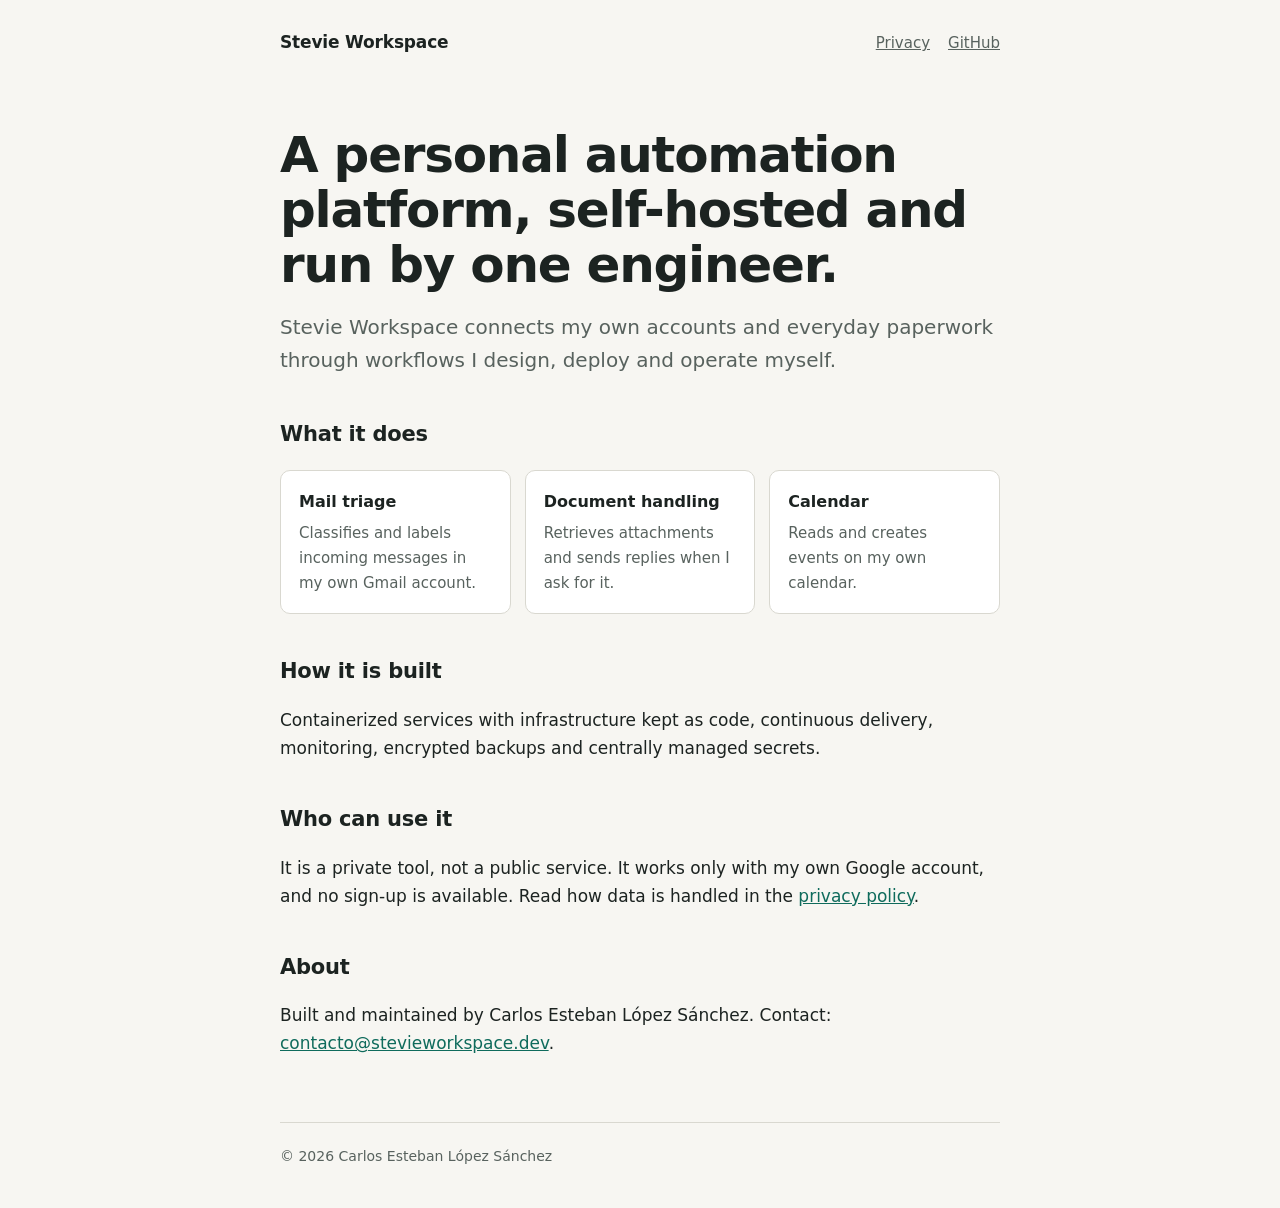
<file: index.html>
<!doctype html>
<html lang="en"><head><meta charset="utf-8"><meta name="viewport" content="width=device-width,initial-scale=1">
<title>Stevie Workspace</title>
<meta name="description" content="A self-hosted personal automation platform built and operated by Carlos Esteban López Sánchez.">
<link rel="stylesheet" href="/style.css"></head>
<body><div class="wrap">
<header><a class="brand" href="/">Stevie Workspace</a><nav><a href="/privacy/">Privacy</a><a href="https://github.com/CarlosLopez0506">GitHub</a></nav></header>
<main>
<h1>A personal automation platform, self-hosted and run by one engineer.</h1>
<p class="lead">Stevie Workspace connects my own accounts and everyday paperwork through workflows I design, deploy and operate myself.</p>
<h2>What it does</h2>
<div class="grid">
<div class="card"><h3>Mail triage</h3><p>Classifies and labels incoming messages in my own Gmail account.</p></div>
<div class="card"><h3>Document handling</h3><p>Retrieves attachments and sends replies when I ask for it.</p></div>
<div class="card"><h3>Calendar</h3><p>Reads and creates events on my own calendar.</p></div>
</div>
<h2>How it is built</h2>
<p>Containerized services with infrastructure kept as code, continuous delivery, monitoring, encrypted backups and centrally managed secrets.</p>
<h2>Who can use it</h2>
<p>It is a private tool, not a public service. It works only with my own Google account, and no sign-up is available. Read how data is handled in the <a href="/privacy/">privacy policy</a>.</p>
<h2>About</h2>
<p>Built and maintained by Carlos Esteban López Sánchez. Contact: <a href="mailto:contacto@stevieworkspace.dev">contacto@stevieworkspace.dev</a>.</p>
</main>
<footer>© 2026 Carlos Esteban López Sánchez</footer>
</div></body></html>
</file>
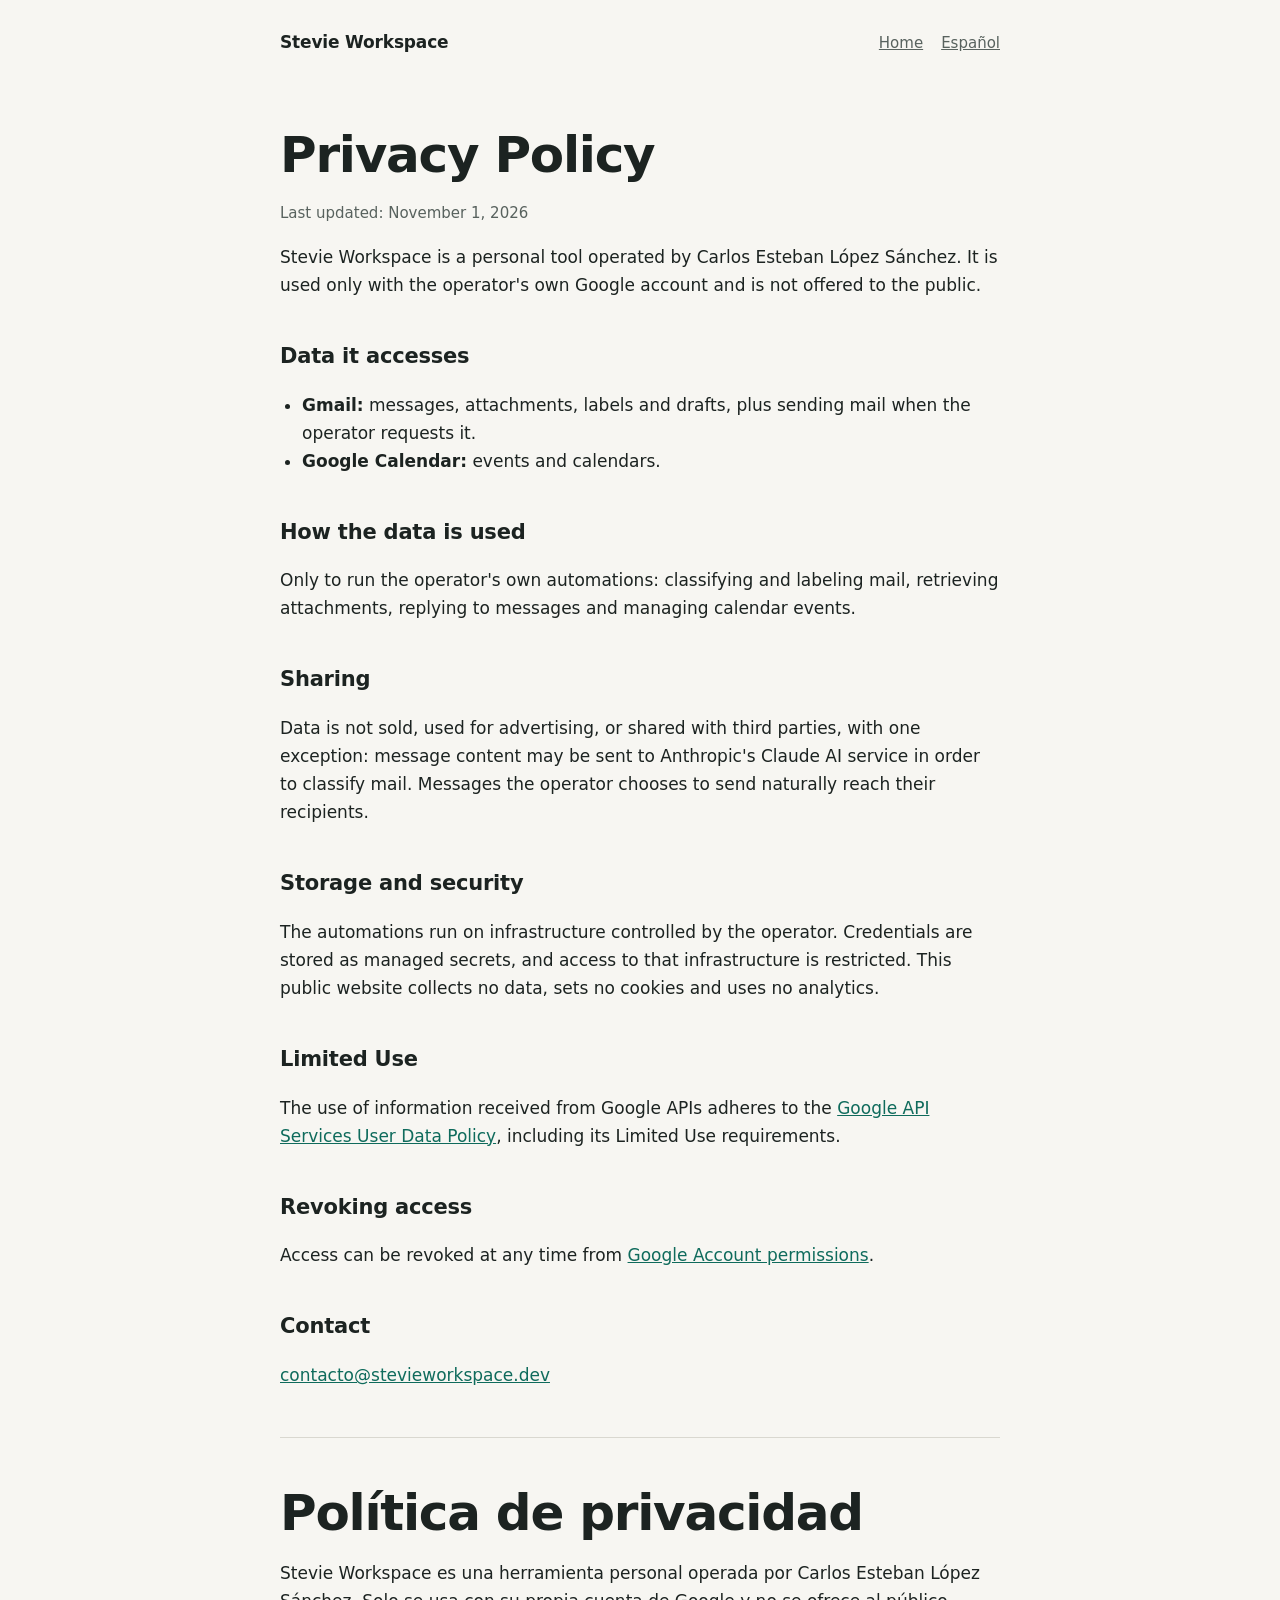
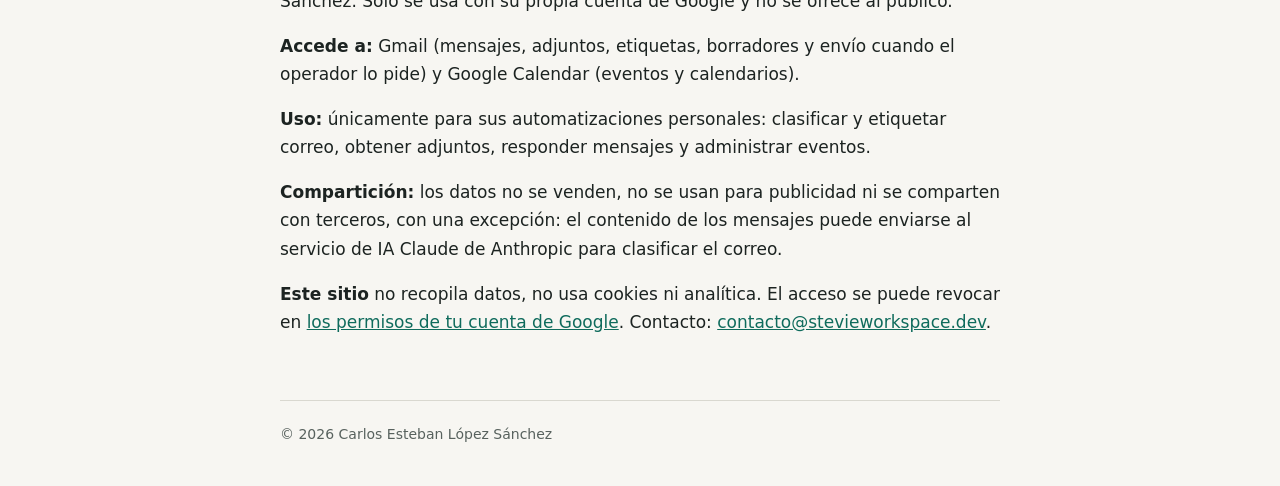
<file: privacy/index.html>
<!doctype html>
<html lang="en"><head><meta charset="utf-8"><meta name="viewport" content="width=device-width,initial-scale=1">
<title>Privacy Policy, Stevie Workspace</title>
<meta name="description" content="How Stevie Workspace handles Google user data.">
<link rel="stylesheet" href="/style.css"></head>
<body><div class="wrap">
<header><a class="brand" href="/">Stevie Workspace</a><nav><a href="/">Home</a><a href="#es">Español</a></nav></header>
<main>
<h1>Privacy Policy</h1>
<p class="meta">Last updated: November 1, 2026</p>
<p>Stevie Workspace is a personal tool operated by Carlos Esteban López Sánchez. It is used only with the operator's own Google account and is not offered to the public.</p>
<h2>Data it accesses</h2>
<ul><li><strong>Gmail:</strong> messages, attachments, labels and drafts, plus sending mail when the operator requests it.</li>
<li><strong>Google Calendar:</strong> events and calendars.</li></ul>
<h2>How the data is used</h2>
<p>Only to run the operator's own automations: classifying and labeling mail, retrieving attachments, replying to messages and managing calendar events.</p>
<h2>Sharing</h2>
<p>Data is not sold, used for advertising, or shared with third parties, with one exception: message content may be sent to Anthropic's Claude AI service in order to classify mail. Messages the operator chooses to send naturally reach their recipients.</p>
<h2>Storage and security</h2>
<p>The automations run on infrastructure controlled by the operator. Credentials are stored as managed secrets, and access to that infrastructure is restricted. This public website collects no data, sets no cookies and uses no analytics.</p>
<h2>Limited Use</h2>
<p>The use of information received from Google APIs adheres to the <a href="https://developers.google.com/terms/api-services-user-data-policy">Google API Services User Data Policy</a>, including its Limited Use requirements.</p>
<h2>Revoking access</h2>
<p>Access can be revoked at any time from <a href="https://myaccount.google.com/permissions">Google Account permissions</a>.</p>
<h2>Contact</h2>
<p><a href="mailto:contacto@stevieworkspace.dev">contacto@stevieworkspace.dev</a></p>
<hr>
<section id="es" lang="es">
<h1>Política de privacidad</h1>
<p>Stevie Workspace es una herramienta personal operada por Carlos Esteban López Sánchez. Solo se usa con su propia cuenta de Google y no se ofrece al público.</p>
<p><strong>Accede a:</strong> Gmail (mensajes, adjuntos, etiquetas, borradores y envío cuando el operador lo pide) y Google Calendar (eventos y calendarios).</p>
<p><strong>Uso:</strong> únicamente para sus automatizaciones personales: clasificar y etiquetar correo, obtener adjuntos, responder mensajes y administrar eventos.</p>
<p><strong>Compartición:</strong> los datos no se venden, no se usan para publicidad ni se comparten con terceros, con una excepción: el contenido de los mensajes puede enviarse al servicio de IA Claude de Anthropic para clasificar el correo.</p>
<p><strong>Este sitio</strong> no recopila datos, no usa cookies ni analítica. El acceso se puede revocar en <a href="https://myaccount.google.com/permissions">los permisos de tu cuenta de Google</a>. Contacto: <a href="mailto:contacto@stevieworkspace.dev">contacto@stevieworkspace.dev</a>.</p>
</section>
</main>
<footer>© 2026 Carlos Esteban López Sánchez</footer>
</div></body></html>
</file>
<file: style.css>
:root{--bg:#f7f6f2;--ink:#1c2321;--soft:#58625e;--line:#d9d8d0;--accent:#0f6b5c;--card:#fff}
@media (prefers-color-scheme:dark){:root{--bg:#121615;--ink:#eceee9;--soft:#a2aba6;--line:#2c3331;--accent:#6fd0bc;--card:#191e1d}}
*{box-sizing:border-box}
body{margin:0;background:var(--bg);color:var(--ink);font:17px/1.65 ui-sans-serif,system-ui,-apple-system,"Segoe UI",Roboto,sans-serif}
.wrap{max-width:760px;margin:0 auto;padding:0 20px}
header{padding:28px 0;display:flex;justify-content:space-between;align-items:baseline;gap:16px;flex-wrap:wrap}
.brand{font-weight:700;letter-spacing:-.01em;color:inherit;text-decoration:none}
nav a{color:var(--soft);margin-left:18px;font-size:15px}
nav a:first-child{margin-left:0}
h1{font-size:clamp(34px,6vw,50px);line-height:1.1;letter-spacing:-.025em;margin:44px 0 18px}
h2{font-size:21px;letter-spacing:-.01em;margin:40px 0 8px}
.lead{font-size:20px;color:var(--soft);margin:0 0 40px}
a{color:var(--accent)}
.grid{display:grid;grid-template-columns:repeat(auto-fit,minmax(210px,1fr));gap:14px;margin:18px 0}
.card{background:var(--card);border:1px solid var(--line);border-radius:10px;padding:18px}
.card h3{margin:0 0 6px;font-size:16px}
.card p{margin:0;font-size:15px;color:var(--soft)}
.meta{color:var(--soft);font-size:15px}
ul{padding-left:22px}
hr{border:0;border-top:1px solid var(--line);margin:48px 0}
footer{border-top:1px solid var(--line);margin-top:64px;padding:22px 0 40px;color:var(--soft);font-size:14px}
</file>
